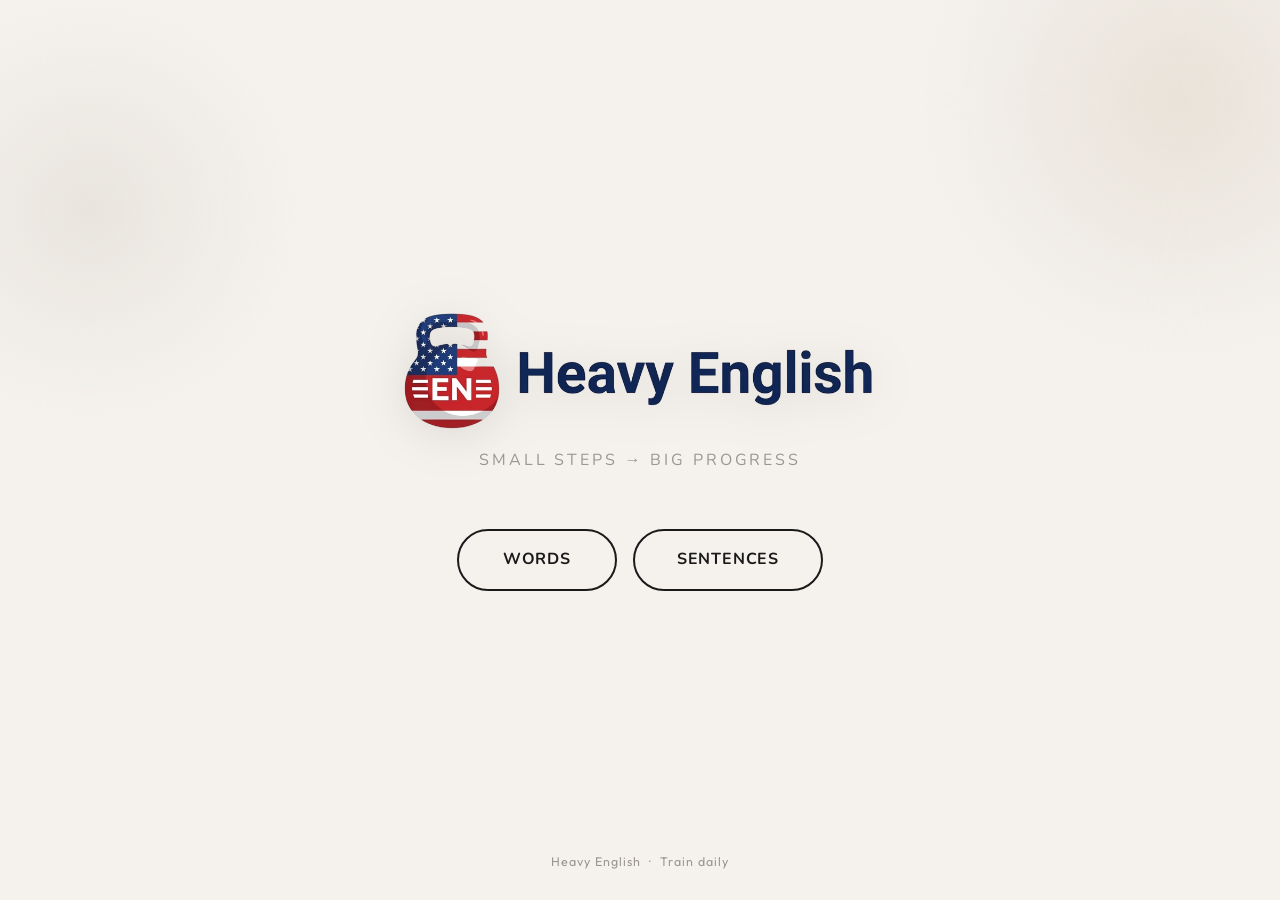
<file: index.html>
<!DOCTYPE html>
<!-- index.html — Головна сторінка Heavy English -->
<html lang="uk">
<head>
  <meta charset="UTF-8" />
  <meta name="viewport" content="width=device-width, initial-scale=1.0" />
  <title>Heavy English</title>
  <link rel="stylesheet" href="assets/css/main.css" />
  <link rel="stylesheet" href="assets/css/home.css" />
  <link rel="icon" type="image/png" href="assets/img/favicon.png">
  <link rel="apple-touch-icon" href="assets/img/web-app-manifest-192x192.png">
  <meta name="theme-color" content="#142233">
  <link rel="manifest" href="manifest.json">
</head>
<body class="home-page">

  <!-- ══ Центральний контент ══ -->
  <div class="home-inner">

    <!-- Логотип -->
    <div class="home-logo-wrap">
      <img
        src="assets/img/logo.png"
        alt="Heavy English"
        class="home-logo"
        draggable="false"
      />
    </div>

    <!-- Підпис -->
    <p class="home-tagline">Small steps → Big progress</p>

    <!-- Кнопки навігації -->
    <nav class="home-nav" aria-label="Main navigation">
      <a href="words.html" class="btn btn-words">
        Words
      </a>
      <a href="sentences.html" class="btn btn-sentences">
        Sentences
      </a>
    </nav>

  </div>

  <!-- Footer -->
  <footer class="home-footer">
    Heavy English &nbsp;·&nbsp; Train daily
  </footer>

</body>
</html>
</file>
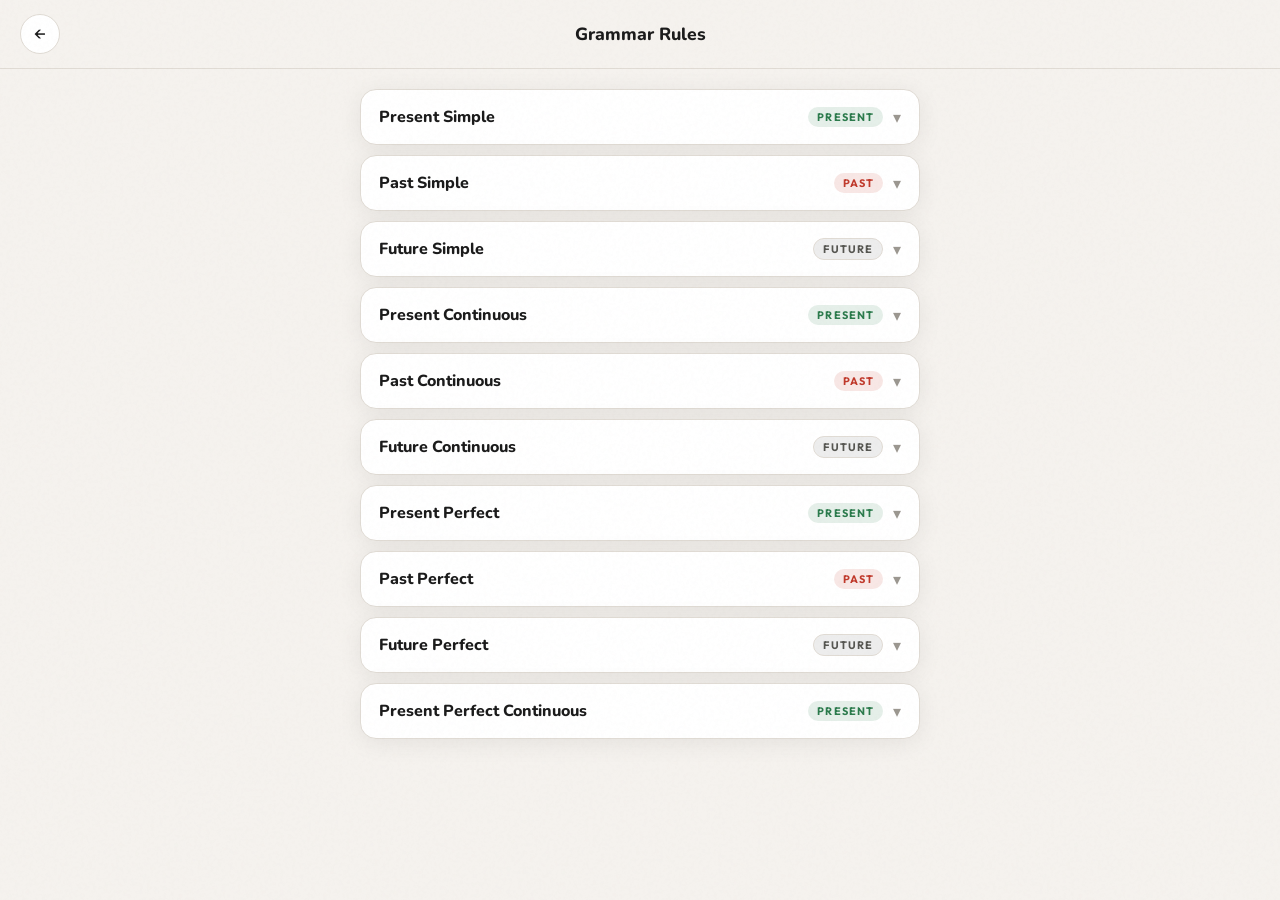
<file: grammar.html>
<!DOCTYPE html>
<!-- grammar.html — Граматичні правила — Heavy English -->
<html lang="uk">
<head>
  <meta charset="UTF-8" />
  <meta name="viewport" content="width=device-width, initial-scale=1.0" />
  <title>Grammar Rules — Heavy English</title>
  <link rel="stylesheet" href="assets/css/main.css" />
  <link rel="stylesheet" href="assets/css/grammar.css" />
  <link rel="icon" type="image/png" href="assets/img/favicon.png">
</head>
<body class="grammar-page">

  <!-- ══ HEADER ══ -->
  <header class="grammar-header">
    <a href="sentences.html" class="grammar-back-btn" aria-label="Назад">
      <span class="back-arrow">←</span>
    </a>
    <div class="grammar-header-title">Grammar Rules</div>
    <!-- Права частина — пуста, для балансу -->
    <div class="grammar-header-spacer"></div>
  </header>

  <!-- ══ КОНТЕНТ ══ -->
  <main class="grammar-main">

    <!-- PRESENT SIMPLE -->
    <div class="tense-card" id="tense-present-simple">
      <button class="tense-header" aria-expanded="false" data-target="present-simple-body">
        <span class="tense-title">Present Simple</span>
        <span class="tense-badge badge-present">Present</span>
        <span class="tense-chevron">▾</span>
      </button>
      <div class="tense-body" id="present-simple-body" hidden>

        <div class="tense-use">
          <span class="use-icon">📌</span>
          Регулярні дії, факти, звички, розкладу. Маркери: <em>always, often, usually, every day, never, sometimes</em>.
        </div>

        <div class="form-block form-aff">
          <div class="form-label">✓ Affirmative</div>
          <div class="form-formula">Subject + V1<span class="formula-note"> (he/she/it → V + s/es)</span></div>
          <div class="form-examples">
            <div class="ex">I <strong>work</strong> every day.</div>
            <div class="ex">She <strong>works</strong> in an office.</div>
            <div class="ex">They <strong>play</strong> football on Sundays.</div>
          </div>
          <div class="form-note">⚠️ he/she/it: adds <strong>-s</strong> (play→plays), <strong>-es</strong> (go→goes, watch→watches), або <strong>-ies</strong> (study→studies)</div>
        </div>

        <div class="form-block form-neg">
          <div class="form-label">✕ Negative</div>
          <div class="form-formula">Subject + <strong>do/does</strong> + not + V1</div>
          <div class="form-examples">
            <div class="ex">I <strong>do not</strong> work on weekends.</div>
            <div class="ex">She <strong>does not</strong> like coffee.</div>
          </div>
          <div class="form-note">⚠️ he/she/it → <strong>does not</strong> (doesn't). Основне дієслово без -s!</div>
        </div>

        <div class="form-block form-q">
          <div class="form-label">? Question</div>
          <div class="form-formula"><strong>Do/Does</strong> + subject + V1?</div>
          <div class="form-examples">
            <div class="ex"><strong>Do</strong> you speak English?</div>
            <div class="ex"><strong>Does</strong> he work here?</div>
          </div>
        </div>

      </div>
    </div>

    <!-- PAST SIMPLE -->
    <div class="tense-card" id="tense-past-simple">
      <button class="tense-header" aria-expanded="false" data-target="past-simple-body">
        <span class="tense-title">Past Simple</span>
        <span class="tense-badge badge-past">Past</span>
        <span class="tense-chevron">▾</span>
      </button>
      <div class="tense-body" id="past-simple-body" hidden>

        <div class="tense-use">
          <span class="use-icon">📌</span>
          Завершені дії в минулому. Маркери: <em>yesterday, last week, in 2020, ago, when</em>.
        </div>

        <div class="form-block form-aff">
          <div class="form-label">✓ Affirmative</div>
          <div class="form-formula">Subject + <strong>V2</strong> (past form)</div>
          <div class="form-examples">
            <div class="ex">I <strong>worked</strong> yesterday.</div>
            <div class="ex">She <strong>visited</strong> Paris last year.</div>
            <div class="ex">He <strong>went</strong> to school. (irregular)</div>
          </div>
          <div class="form-note">⚠️ Правильні: + <strong>-ed</strong>. Неправильні: окрема форма (go→went, see→saw, take→took)</div>
        </div>

        <div class="form-block form-neg">
          <div class="form-label">✕ Negative</div>
          <div class="form-formula">Subject + <strong>did not</strong> + V1</div>
          <div class="form-examples">
            <div class="ex">I <strong>did not</strong> work yesterday.</div>
            <div class="ex">She <strong>did not</strong> go to the party.</div>
          </div>
          <div class="form-note">⚠️ Після did/did not — завжди V1 (інфінітив без to)</div>
        </div>

        <div class="form-block form-q">
          <div class="form-label">? Question</div>
          <div class="form-formula"><strong>Did</strong> + subject + V1?</div>
          <div class="form-examples">
            <div class="ex"><strong>Did</strong> you call me?</div>
            <div class="ex"><strong>Did</strong> she finish the task?</div>
          </div>
        </div>

      </div>
    </div>

    <!-- FUTURE SIMPLE -->
    <div class="tense-card" id="tense-future-simple">
      <button class="tense-header" aria-expanded="false" data-target="future-simple-body">
        <span class="tense-title">Future Simple</span>
        <span class="tense-badge badge-future">Future</span>
        <span class="tense-chevron">▾</span>
      </button>
      <div class="tense-body" id="future-simple-body" hidden>

        <div class="tense-use">
          <span class="use-icon">📌</span>
          Спонтанні рішення, передбачення, обіцянки. Маркери: <em>tomorrow, next week, soon, I think</em>.
        </div>

        <div class="form-block form-aff">
          <div class="form-label">✓ Affirmative</div>
          <div class="form-formula">Subject + <strong>will</strong> + V1</div>
          <div class="form-examples">
            <div class="ex">I <strong>will</strong> call you tomorrow.</div>
            <div class="ex">She <strong>will</strong> help us.</div>
          </div>
        </div>

        <div class="form-block form-neg">
          <div class="form-label">✕ Negative</div>
          <div class="form-formula">Subject + <strong>will not</strong> + V1</div>
          <div class="form-examples">
            <div class="ex">I <strong>will not</strong> be late.</div>
            <div class="ex">They <strong>won't</strong> come tonight.</div>
          </div>
          <div class="form-note">⚠️ won't = will not (скорочення)</div>
        </div>

        <div class="form-block form-q">
          <div class="form-label">? Question</div>
          <div class="form-formula"><strong>Will</strong> + subject + V1?</div>
          <div class="form-examples">
            <div class="ex"><strong>Will</strong> you help me?</div>
            <div class="ex"><strong>Will</strong> it rain tomorrow?</div>
          </div>
        </div>

      </div>
    </div>

    <!-- PRESENT CONTINUOUS -->
    <div class="tense-card" id="tense-present-continuous">
      <button class="tense-header" aria-expanded="false" data-target="present-continuous-body">
        <span class="tense-title">Present Continuous</span>
        <span class="tense-badge badge-present">Present</span>
        <span class="tense-chevron">▾</span>
      </button>
      <div class="tense-body" id="present-continuous-body" hidden>

        <div class="tense-use">
          <span class="use-icon">📌</span>
          Дія відбувається зараз або тимчасово. Маркери: <em>now, right now, at the moment, currently, today, this week</em>.
        </div>

        <div class="form-block form-aff">
          <div class="form-label">✓ Affirmative</div>
          <div class="form-formula">Subject + <strong>am/is/are</strong> + V-ing</div>
          <div class="form-examples">
            <div class="ex">I <strong>am working</strong> right now.</div>
            <div class="ex">She <strong>is reading</strong> a book.</div>
            <div class="ex">They <strong>are playing</strong> football.</div>
          </div>
          <div class="form-note">⚠️ I → am · he/she/it → is · you/we/they → are</div>
        </div>

        <div class="form-block form-neg">
          <div class="form-label">✕ Negative</div>
          <div class="form-formula">Subject + <strong>am/is/are not</strong> + V-ing</div>
          <div class="form-examples">
            <div class="ex">I <strong>am not</strong> sleeping.</div>
            <div class="ex">He <strong>is not</strong> driving a car.</div>
          </div>
        </div>

        <div class="form-block form-q">
          <div class="form-label">? Question</div>
          <div class="form-formula"><strong>Am/Is/Are</strong> + subject + V-ing?</div>
          <div class="form-examples">
            <div class="ex"><strong>Are</strong> you listening to me?</div>
            <div class="ex"><strong>Is</strong> she cooking dinner?</div>
          </div>
        </div>

        <div class="form-note-standalone">
          ⚠️ Написання V-ing: відкритий склад з однією приголосною → подвоїти (run→running, sit→sitting). Кінцева -e → прибрати (make→making, come→coming).
        </div>

      </div>
    </div>

    <!-- PAST CONTINUOUS -->
    <div class="tense-card" id="tense-past-continuous">
      <button class="tense-header" aria-expanded="false" data-target="past-continuous-body">
        <span class="tense-title">Past Continuous</span>
        <span class="tense-badge badge-past">Past</span>
        <span class="tense-chevron">▾</span>
      </button>
      <div class="tense-body" id="past-continuous-body" hidden>

        <div class="tense-use">
          <span class="use-icon">📌</span>
          Дія тривала в конкретний момент у минулому або перервалась іншою. Маркери: <em>at 5 o'clock, when, while, at that moment</em>.
        </div>

        <div class="form-block form-aff">
          <div class="form-label">✓ Affirmative</div>
          <div class="form-formula">Subject + <strong>was/were</strong> + V-ing</div>
          <div class="form-examples">
            <div class="ex">I <strong>was sleeping</strong> at ten.</div>
            <div class="ex">We <strong>were waiting</strong> for you.</div>
          </div>
          <div class="form-note">⚠️ I/he/she/it → was · you/we/they → were</div>
        </div>

        <div class="form-block form-neg">
          <div class="form-label">✕ Negative</div>
          <div class="form-formula">Subject + <strong>was/were not</strong> + V-ing</div>
          <div class="form-examples">
            <div class="ex">He <strong>was not</strong> studying yesterday.</div>
            <div class="ex">They <strong>were not</strong> playing football.</div>
          </div>
        </div>

        <div class="form-block form-q">
          <div class="form-label">? Question</div>
          <div class="form-formula"><strong>Was/Were</strong> + subject + V-ing?</div>
          <div class="form-examples">
            <div class="ex"><strong>Were</strong> they playing football?</div>
            <div class="ex"><strong>Was</strong> it raining at noon?</div>
          </div>
        </div>

        <div class="form-note-standalone">
          💡 While + Past Continuous / when + Past Simple: <em>I was cooking <strong>when</strong> she called.</em>
        </div>

      </div>
    </div>

    <!-- FUTURE CONTINUOUS -->
    <div class="tense-card" id="tense-future-continuous">
      <button class="tense-header" aria-expanded="false" data-target="future-continuous-body">
        <span class="tense-title">Future Continuous</span>
        <span class="tense-badge badge-future">Future</span>
        <span class="tense-chevron">▾</span>
      </button>
      <div class="tense-body" id="future-continuous-body" hidden>

        <div class="tense-use">
          <span class="use-icon">📌</span>
          Дія буде тривати в певний момент у майбутньому. Маркери: <em>at this time tomorrow, at 5 pm, in an hour</em>.
        </div>

        <div class="form-block form-aff">
          <div class="form-label">✓ Affirmative</div>
          <div class="form-formula">Subject + <strong>will be</strong> + V-ing</div>
          <div class="form-examples">
            <div class="ex">I <strong>will be working</strong> at five.</div>
            <div class="ex">They <strong>will be flying</strong> home.</div>
          </div>
        </div>

        <div class="form-block form-neg">
          <div class="form-label">✕ Negative</div>
          <div class="form-formula">Subject + <strong>will not be</strong> + V-ing</div>
          <div class="form-examples">
            <div class="ex">We <strong>will not be</strong> driving.</div>
            <div class="ex">She <strong>won't be</strong> sleeping.</div>
          </div>
        </div>

        <div class="form-block form-q">
          <div class="form-label">? Question</div>
          <div class="form-formula"><strong>Will</strong> + subject + <strong>be</strong> + V-ing?</div>
          <div class="form-examples">
            <div class="ex"><strong>Will</strong> you <strong>be</strong> using this?</div>
            <div class="ex"><strong>Will</strong> he <strong>be</strong> waiting for us?</div>
          </div>
        </div>

      </div>
    </div>

    <!-- PRESENT PERFECT -->
    <div class="tense-card" id="tense-present-perfect">
      <button class="tense-header" aria-expanded="false" data-target="present-perfect-body">
        <span class="tense-title">Present Perfect</span>
        <span class="tense-badge badge-present">Present</span>
        <span class="tense-chevron">▾</span>
      </button>
      <div class="tense-body" id="present-perfect-body" hidden>

        <div class="tense-use">
          <span class="use-icon">📌</span>
          Досвід, результат у теперішньому, дія нещодавно завершилась. Маркери: <em>already, yet, just, ever, never, for, since, recently</em>.
        </div>

        <div class="form-block form-aff">
          <div class="form-label">✓ Affirmative</div>
          <div class="form-formula">Subject + <strong>have/has</strong> + V3</div>
          <div class="form-examples">
            <div class="ex">I <strong>have</strong> never <strong>been</strong> to Japan.</div>
            <div class="ex">She <strong>has already finished</strong> the report.</div>
          </div>
          <div class="form-note">⚠️ I/you/we/they → have · he/she/it → has. V3 = 3-тя форма (seen, finished, gone)</div>
        </div>

        <div class="form-block form-neg">
          <div class="form-label">✕ Negative</div>
          <div class="form-formula">Subject + <strong>have/has not</strong> + V3</div>
          <div class="form-examples">
            <div class="ex">We <strong>have not seen</strong> that film.</div>
            <div class="ex">He <strong>has not called</strong> me yet.</div>
          </div>
        </div>

        <div class="form-block form-q">
          <div class="form-label">? Question</div>
          <div class="form-formula"><strong>Have/Has</strong> + subject + V3?</div>
          <div class="form-examples">
            <div class="ex"><strong>Have</strong> you ever tried sushi?</div>
            <div class="ex"><strong>Has</strong> she passed the exam?</div>
          </div>
        </div>

        <div class="form-note-standalone">
          💡 already (стверджувальне) / yet (питальне/заперечне) / just (щойно) / ever (коли-небудь) / never (ніколи).
        </div>

      </div>
    </div>

    <!-- PAST PERFECT -->
    <div class="tense-card" id="tense-past-perfect">
      <button class="tense-header" aria-expanded="false" data-target="past-perfect-body">
        <span class="tense-title">Past Perfect</span>
        <span class="tense-badge badge-past">Past</span>
        <span class="tense-chevron">▾</span>
      </button>
      <div class="tense-body" id="past-perfect-body" hidden>

        <div class="tense-use">
          <span class="use-icon">📌</span>
          Дія завершилась до іншої дії в минулому. Маркери: <em>before, after, already, by the time, when (+ Past Simple)</em>.
        </div>

        <div class="form-block form-aff">
          <div class="form-label">✓ Affirmative</div>
          <div class="form-formula">Subject + <strong>had</strong> + V3</div>
          <div class="form-examples">
            <div class="ex">I <strong>had already eaten</strong> when you called.</div>
            <div class="ex">They <strong>had left</strong> before I arrived.</div>
          </div>
        </div>

        <div class="form-block form-neg">
          <div class="form-label">✕ Negative</div>
          <div class="form-formula">Subject + <strong>had not</strong> + V3</div>
          <div class="form-examples">
            <div class="ex">She <strong>had not slept</strong> for two days.</div>
          </div>
        </div>

        <div class="form-block form-q">
          <div class="form-label">? Question</div>
          <div class="form-formula"><strong>Had</strong> + subject + V3?</div>
          <div class="form-examples">
            <div class="ex"><strong>Had</strong> you ever visited Rome before?</div>
          </div>
        </div>

        <div class="form-note-standalone">
          💡 Послідовність: дія 1 (Past Perfect) → дія 2 (Past Simple). <em>She had finished her work <strong>before</strong> he arrived.</em>
        </div>

      </div>
    </div>

    <!-- FUTURE PERFECT -->
    <div class="tense-card" id="tense-future-perfect">
      <button class="tense-header" aria-expanded="false" data-target="future-perfect-body">
        <span class="tense-title">Future Perfect</span>
        <span class="tense-badge badge-future">Future</span>
        <span class="tense-chevron">▾</span>
      </button>
      <div class="tense-body" id="future-perfect-body" hidden>

        <div class="tense-use">
          <span class="use-icon">📌</span>
          Дія завершиться до певного моменту в майбутньому. Маркери: <em>by tomorrow, by the time, by next year</em>.
        </div>

        <div class="form-block form-aff">
          <div class="form-label">✓ Affirmative</div>
          <div class="form-formula">Subject + <strong>will have</strong> + V3</div>
          <div class="form-examples">
            <div class="ex">I <strong>will have finished</strong> by 5 pm.</div>
            <div class="ex">She <strong>will have left</strong> by the time you arrive.</div>
          </div>
        </div>

        <div class="form-block form-neg">
          <div class="form-label">✕ Negative</div>
          <div class="form-formula">Subject + <strong>will not have</strong> + V3</div>
          <div class="form-examples">
            <div class="ex">We <strong>will not have</strong> arrived by then.</div>
          </div>
        </div>

        <div class="form-block form-q">
          <div class="form-label">? Question</div>
          <div class="form-formula"><strong>Will</strong> + subject + <strong>have</strong> + V3?</div>
          <div class="form-examples">
            <div class="ex"><strong>Will</strong> you <strong>have</strong> finished by noon?</div>
          </div>
        </div>

      </div>
    </div>

    <!-- PRESENT PERFECT CONTINUOUS -->
    <div class="tense-card" id="tense-present-perfect-continuous">
      <button class="tense-header" aria-expanded="false" data-target="present-perfect-continuous-body">
        <span class="tense-title">Present Perfect Continuous</span>
        <span class="tense-badge badge-present">Present</span>
        <span class="tense-chevron">▾</span>
      </button>
      <div class="tense-body" id="present-perfect-continuous-body" hidden>

        <div class="tense-use">
          <span class="use-icon">📌</span>
          Дія почалась у минулому, триває й досі або щойно завершилась (і є видимий результат). Маркери: <em>for, since, how long, all day, lately, recently</em>.
        </div>

        <div class="form-block form-aff">
          <div class="form-label">✓ Affirmative</div>
          <div class="form-formula">Subject + <strong>have/has been</strong> + V-ing</div>
          <div class="form-examples">
            <div class="ex">She <strong>has been learning</strong> English for two years.</div>
            <div class="ex">I <strong>have been waiting</strong> here for an hour.</div>
          </div>
        </div>

        <div class="form-block form-neg">
          <div class="form-label">✕ Negative</div>
          <div class="form-formula">Subject + <strong>have/has not been</strong> + V-ing</div>
          <div class="form-examples">
            <div class="ex">He <strong>has not been sleeping</strong> well lately.</div>
          </div>
        </div>

        <div class="form-block form-q">
          <div class="form-label">? Question</div>
          <div class="form-formula"><strong>Have/Has</strong> + subject + <strong>been</strong> + V-ing?</div>
          <div class="form-examples">
            <div class="ex"><strong>Have</strong> you <strong>been</strong> waiting long?</div>
            <div class="ex"><strong>Has</strong> she <strong>been</strong> working here since June?</div>
          </div>
        </div>

        <div class="form-note-standalone">
          💡 for + тривалість (for 2 hours), since + початок (since Monday). Акцент на тривалості процесу, а не на результаті.
        </div>

      </div>
    </div>

  </main>

  <script src="assets/js/grammar.js"></script>
</body>
</html>
</file>
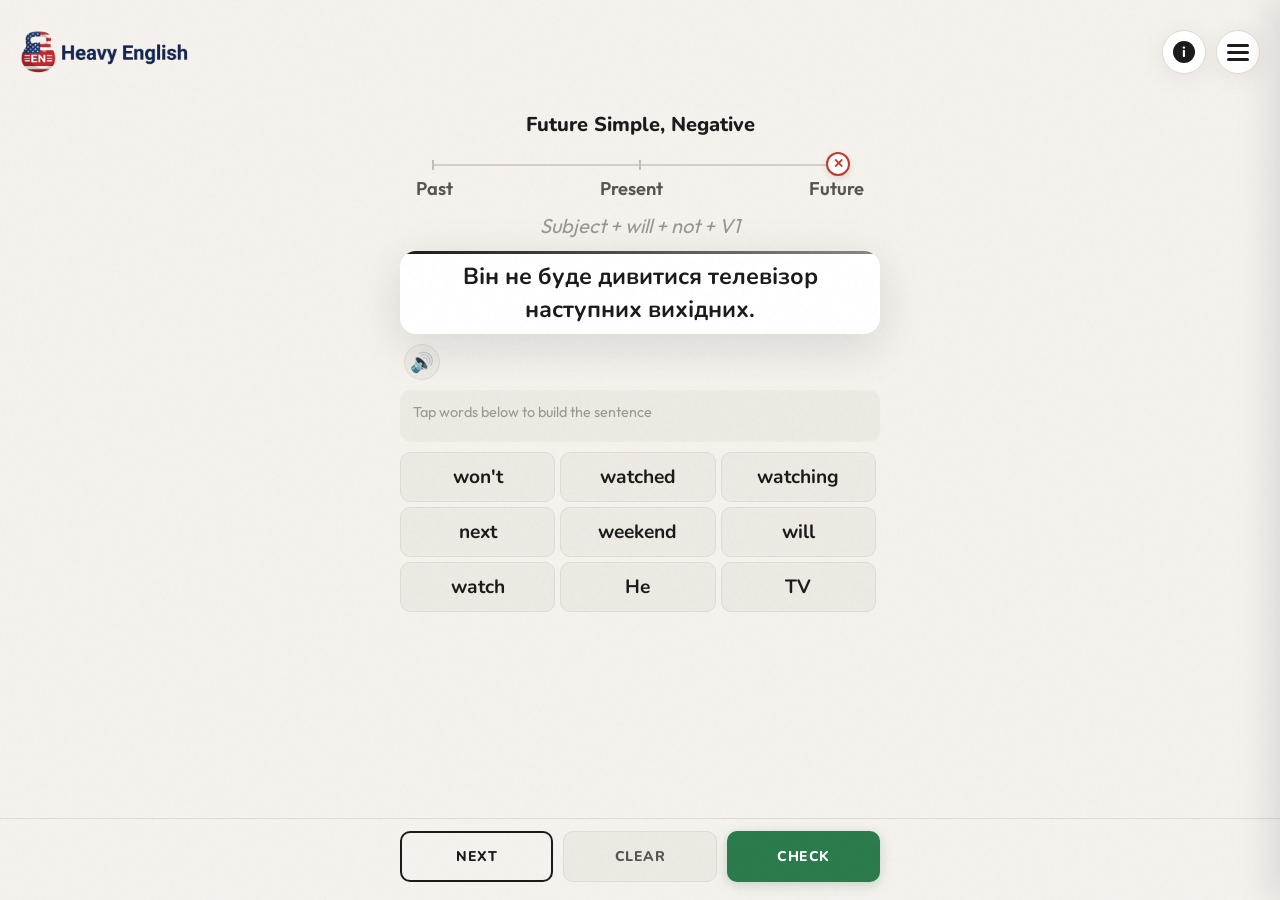
<file: sentences.html>
<!DOCTYPE html>
<!-- sentences.html — Sentence trainer — Heavy English -->
<html lang="uk">
<head>
  <meta charset="UTF-8" />
  <meta name="viewport" content="width=device-width, initial-scale=1.0" />
  <title>Sentences — Heavy English</title>
  <link rel="stylesheet" href="assets/css/main.css" />
  <link rel="stylesheet" href="assets/css/sentences.css" />
  <link rel="icon" type="image/png" href="assets/img/favicon.png">
</head>
<body class="sentences-page">

  <!-- ══ HEADER ══ -->
  <header class="sentences-header">
    <a href="index.html" class="logo-link" aria-label="На головну">
      <img src="assets/img/logo.png" alt="Heavy English" class="logo-small" draggable="false"/>
    </a>
    <div class="header-actions">
      <a class="header-icon-btn"
        href="grammar.html"
        aria-label="Граматичні правила"
        title="Grammar Rules">
        <span class="info-icon">i</span>
      </a>
      <button class="header-icon-btn menu-btn" id="menu-btn" type="button"
        aria-label="Меню" aria-expanded="false" aria-controls="settings-drawer">
        <span class="menu-lines" aria-hidden="true">
          <span></span><span></span><span></span>
        </span>
      </button>
    </div>
  </header>

  <!-- ══ DRAWER OVERLAY ══ -->
  <div class="drawer-overlay" id="drawer-overlay" hidden></div>

  <!-- ══ SETTINGS DRAWER ══ -->
  <aside class="settings-drawer" id="settings-drawer" aria-label="Налаштування">
    <div class="drawer-header">
      <div>
        <div class="drawer-kicker">Sentence Generator</div>
        <h2 class="drawer-title">Menu</h2>
      </div>
      <button class="drawer-close" id="drawer-close" type="button" aria-label="Закрити">×</button>
    </div>

    <div class="drawer-content">

      <!-- 1. LEVEL — перший блок, за замовч. B -->
      <section class="filter-block" data-filter-group="level">
        <div class="filter-block-title">Рівень</div>
        <div class="filter-options">
          <label class="option-chip"><input type="checkbox" value="all"/><span>All</span></label>
          <label class="option-chip"><input type="checkbox" value="A"/><span>A</span></label>
          <label class="option-chip"><input type="checkbox" value="B" checked/><span>B</span></label>
          <label class="option-chip"><input type="checkbox" value="C"/><span>C</span></label>
        </div>
      </section>

      <!-- 2. GROUPS switch — одразу під Level -->
      <section class="filter-block filter-block-switch">
        <div class="filter-row">
          <div>
            <div class="filter-block-title">Режим груп</div>
            <div class="filter-note">Показувати споріднені речення підряд</div>
          </div>
          <label class="switch-control" for="toggle-groups">
            <input type="checkbox" id="toggle-groups" checked/>
            <span class="switch-track"></span>
          </label>
        </div>
      </section>

      <!-- 3. TIME -->
      <section class="filter-block" data-filter-group="time">
        <div class="filter-block-title">Час</div>
        <div class="filter-options">
          <label class="option-chip"><input type="checkbox" value="all" checked/><span>All</span></label>
          <label class="option-chip"><input type="checkbox" value="present" checked/><span>Present</span></label>
          <label class="option-chip"><input type="checkbox" value="past" checked/><span>Past</span></label>
          <label class="option-chip"><input type="checkbox" value="future" checked/><span>Future</span></label>
        </div>
      </section>

      <!-- 4. TYPE -->
      <section class="filter-block" data-filter-group="type">
        <div class="filter-block-title">Тип</div>
        <div class="filter-options">
          <label class="option-chip"><input type="checkbox" value="all"/><span>All</span></label>
          <label class="option-chip"><input type="checkbox" value="simple" checked/><span>Simple</span></label>
          <label class="option-chip"><input type="checkbox" value="continuous" checked/><span>Continuous</span></label>
          <label class="option-chip"><input type="checkbox" value="perfect"/><span>Perfect</span></label>
          <label class="option-chip"><input type="checkbox" value="perfect-continuous"/><span>Perfect Cont.</span></label>
        </div>
      </section>

      <!-- 5. FORM -->
      <section class="filter-block" data-filter-group="form">
        <div class="filter-block-title">Форма</div>
        <div class="filter-options">
          <label class="option-chip"><input type="checkbox" value="all" checked/><span>All</span></label>
          <label class="option-chip"><input type="checkbox" value="affirmative" checked/><span>Affirmative</span></label>
          <label class="option-chip"><input type="checkbox" value="negative" checked/><span>Negative</span></label>
          <label class="option-chip"><input type="checkbox" value="question" checked/><span>Question</span></label>
        </div>
      </section>

      <!-- 6. CATEGORY — динамічно з JSON, контейнер порожній -->
      <section class="filter-block" data-filter-group="category">
        <div class="filter-block-title">Категорія</div>
        <div class="filter-options" id="category-options">
          <!-- populated by sentences.js after JSON load -->
        </div>
      </section>

      <!-- 7. Switches (без змін відносно doc 18) -->
      <section class="filter-block filter-block-switch">
        <div class="filter-row">
          <div>
            <div class="filter-block-title">Показувати правило</div>
            <div class="filter-note">Формула речення</div>
          </div>
          <label class="switch-control" for="toggle-rule">
            <input type="checkbox" id="toggle-rule" checked/>
            <span class="switch-track"></span>
          </label>
        </div>
      </section>

      <section class="filter-block filter-block-switch">
        <div class="filter-row">
          <div>
            <div class="filter-block-title">Тип речення</div>
            <div class="filter-note">Present Simple, Affirmative</div>
          </div>
          <label class="switch-control" for="toggle-sentence-type">
            <input type="checkbox" id="toggle-sentence-type" checked/>
            <span class="switch-track"></span>
          </label>
        </div>
      </section>

      <section class="filter-block filter-block-switch">
        <div class="filter-row">
          <div>
            <div class="filter-block-title">Шкала часу</div>
            <div class="filter-note">Past / Present / Future</div>
          </div>
          <label class="switch-control" for="toggle-scale">
            <input type="checkbox" id="toggle-scale" checked/>
            <span class="switch-track"></span>
          </label>
        </div>
      </section>

      <!-- Авто-озвучення після правильної відповіді -->
      <section class="filter-block filter-block-switch">
        <div class="filter-row">
          <div>
            <div class="filter-block-title">Авто-озвучення</div>
            <div class="filter-note">Прочитати речення після вірної відповіді</div>
          </div>
          <label class="switch-control" for="toggle-autospeak">
            <input type="checkbox" id="toggle-autospeak" checked />
            <span class="switch-track"></span>
          </label>
        </div>
      </section>

      <!--
      <section class="filter-block" data-filter-group="mode">
        <div class="filter-block-title">Режим</div>
        <div class="filter-options">
          <label class="option-chip"><input type="checkbox" value="all" checked/><span>All</span></label>
          <label class="option-chip"><input type="checkbox" value="easy" checked/><span>Easy</span></label>
          <label class="option-chip"><input type="checkbox" value="easy-plus" checked/><span>Easy+</span></label>
        </div>
      </section>
      -->

    </div>
  </aside>

  <!-- ══ MAIN ══ -->
  <main class="sentences-main">
    <div class="sentences-layout" id="sentence-card">

      <!-- Тип речення -->
      <div class="sent-type-wrap" id="sentence-type-block">
        <span class="sent-type-text" id="sentence-type-text">Present Simple, Affirmative</span>
      </div>

      <!-- Шкала часу -->
      <div class="sent-scale-wrap" id="tense-scale-block">
        <!--
        <div class="tense-legend">
          <span class="legend-item">
            <span class="legend-icon legend-icon-check">✓</span><span>Affirmative</span>
          </span>
          <span class="legend-item">
            <span class="legend-icon legend-icon-cross">✕</span><span>Negative</span>
          </span>
          <span class="legend-item">
            <span class="legend-icon legend-icon-question">?</span><span>Question</span>
          </span>
        </div>
        -->
        <div class="tense-scale" id="tense-scale">
          <div class="tense-scale-track"></div>
          <div class="tense-scale-points"><span></span></div>
          <div class="tense-scale-indicator tense-form-affirmative" id="tense-scale-indicator">✓</div>
        </div>
        <div class="tense-scale-labels">
          <span>Past</span>
          <span>Present</span>
          <span>Future</span>
        </div>
      </div>

      <!-- Правило -->
      <div class="sent-rule-wrap" id="rule-block">
        <p class="sent-rule-text" id="rule-text">Subject + V1</p>
      </div>

      <!-- Картка з реченням UA -->
      <div class="sent-card">
        <p class="sent-ua-text" id="ua-sentence-text">Loading…</p>
      </div>

      <!-- Гучномовець + фідбек -->
      <div class="sent-speaker-row">
        <button class="speak-btn" id="speak-btn" title="Listen to sentence" aria-label="Прослухати речення">
          🔊
        </button>
        <span class="sent-feedback" id="sent-feedback"></span>
      </div>

      <!-- Зібране речення -->
      <div class="answer-preview" id="answer-preview" aria-live="polite">
        <span class="answer-placeholder">Tap words below to build the sentence</span>
      </div>

      <!-- Банк слів (scrollable) -->
      <div class="word-bank-scroll">
        <div class="word-bank" id="word-bank"></div>
      </div>

    </div>
  </main>

  <!-- ══ КНОПКИ (fixed bottom, обмежені max-width) ══ -->
  <div class="sentence-actions">
    <div class="sentence-actions-inner">
      <button class="btn btn-action-next"  id="btn-next"  type="button">Next</button>
      <button class="btn btn-action-clear" id="btn-clear" type="button">Clear</button>
      <button class="btn btn-action-check" id="btn-check" type="button">Check</button>
    </div>
  </div>

  <script src="assets/js/sentences.js"></script>
</body>
</html>
</file>
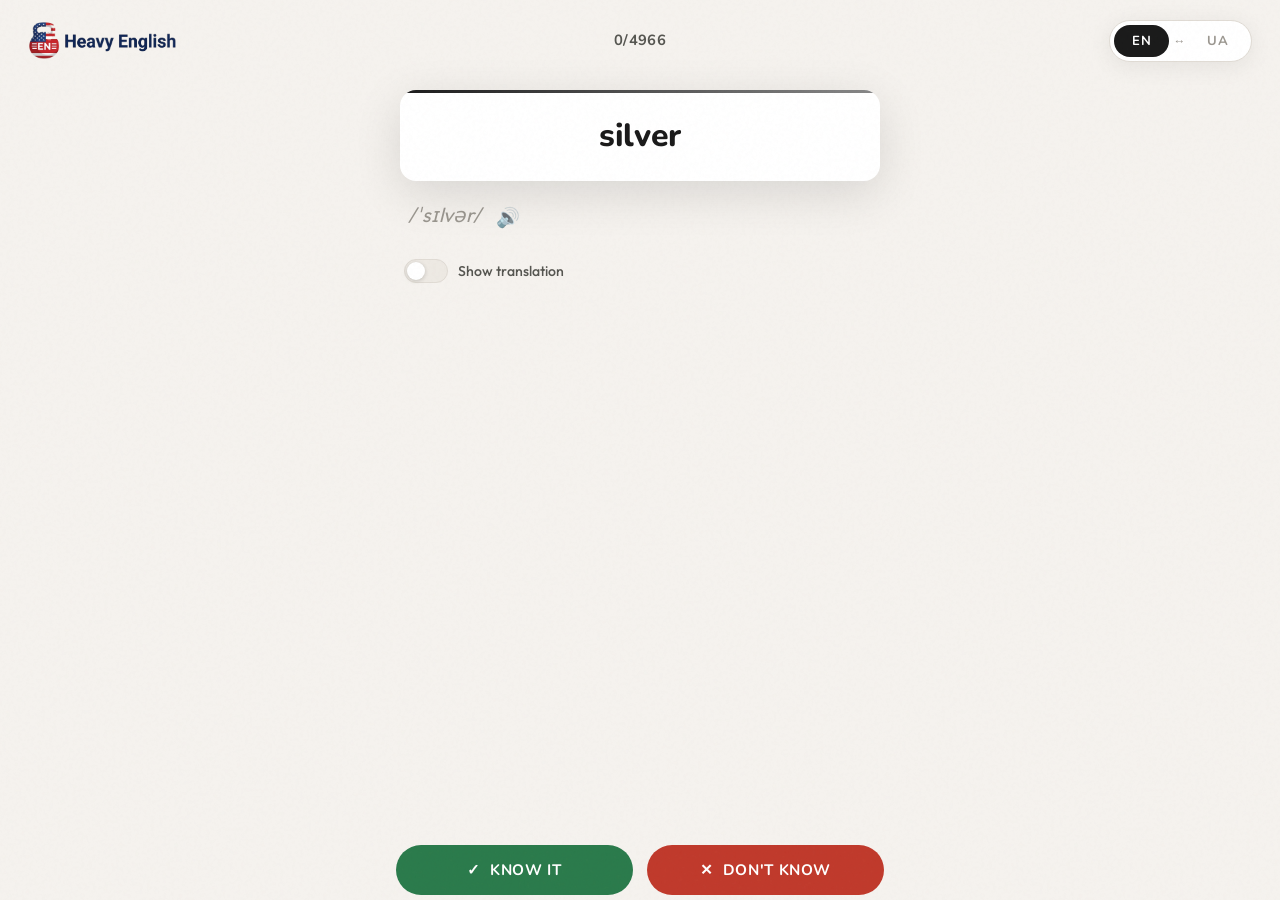
<file: words.html>
<!DOCTYPE html>
<!-- words.html — Сторінка слів Heavy English -->
<html lang="uk">
<head>
  <meta charset="UTF-8" />
  <meta name="viewport" content="width=device-width, initial-scale=1.0" />
  <title>Words — Heavy English</title>
  <link rel="stylesheet" href="assets/css/main.css" />
  <link rel="stylesheet" href="assets/css/words.css" />
  <link rel="icon" type="image/png" href="assets/img/favicon.png">
</head>
<body class="words-page">

  <!-- ══ HEADER ══ -->
  <header class="words-header">

    <!-- Логотип → повернення на головну -->
    <a href="index.html" class="logo-link" aria-label="На головну">
      <img
        src="assets/img/logo.png"
        alt="Heavy English"
        class="logo-small"
        draggable="false"
      />
    </a>

    <!-- Лічильник прогресу (десктоп: між лого і мовою; мобільний: другий рядок) -->
    <div class="header-progress" id="header-progress" aria-label="Progress counter">
      <span class="session-score" id="session-score" aria-label="Session score"></span>
      <span class="known-ratio" id="known-ratio">0/0</span>
    </div>

    <!-- Перемикач мови EN ↔ UA -->
    <div class="lang-toggle" role="group" aria-label="Language mode">
      <button class="lang-btn active" id="btn-en" aria-pressed="true">EN</button>
      <span class="lang-arrow" aria-hidden="true">↔</span>
      <button class="lang-btn" id="btn-ua" aria-pressed="false">UA</button>
    </div>

  </header>

  <!-- ══ ПРОГРЕС (лише лінія, без тексту) ══ -->
  <div class="progress-bar-wrap" aria-label="Progress">
    <div class="progress-bar" role="progressbar" aria-valuenow="5" aria-valuemin="0" aria-valuemax="100">
      <div class="progress-fill" id="progress-fill"></div>
    </div>
  </div>

  <!-- ══ ОСНОВНИЙ КОНТЕНТ ══ -->
  <main class="card-wrap">
    <div class="words-layout" id="word-card">

      <!-- ─── Режим EN ─── -->
      <div id="en-mode">

        <!-- Картка тільки зі словом -->
        <div class="word-card">
          <div class="word-main" id="word-en">Take</div>
        </div>

        <!-- Транскрипція — поза карткою, видно одразу -->
        <div class="word-transcription-wrap">
          <div class="word-transcription" id="word-transcription">/teɪk/</div>
          <button id="speak-btn" class="speak-btn" aria-label="Play pronunciation">
            🔊
          </button>
        </div>

        <!-- Тоггл -->
        <div class="show-toggle-wrap">
          <label class="show-toggle" for="toggle-en" aria-label="Show translation and examples">
            <input type="checkbox" id="toggle-en" />
            <span class="toggle-track"></span>
            Show translation
          </label>
        </div>

        <div class="word-forms-block" id="word-forms-block">
          <div class="word-forms-label">Forms</div>
          <div class="word-forms-inline" id="word-forms-inline">
            <span id="form-past"></span>
            <span id="form-pp"></span>
          </div>
        </div>

        <!-- Переклад (прихований) -->
        <div class="word-translation-block" id="en-translation-block">
          <div class="word-translation-label">Translation</div>
          <div class="word-translation-text" id="word-ua">Брати</div>
        </div>

        <!-- Приклади (прихований) -->
        <div class="word-examples-block" id="en-examples-block">
          <div class="word-examples-label">Examples</div>
          <div class="example-item"><strong>Take</strong> your time.</div>
          <div class="example-item">I <strong>take</strong> the bus.</div>
        </div>

      </div>

      <!-- ─── Режим UA ─── -->
      <div id="ua-mode" style="display:none;">

        <!-- Картка тільки зі словом -->
        <div class="word-card">
          <div class="word-main" id="word-ua-main">Ефемерний</div>
        </div>

        <!-- Тоггл -->
        <div class="show-toggle-wrap">
          <label class="show-toggle" for="toggle-ua" aria-label="Show answer">
            <input type="checkbox" id="toggle-ua" />
            <span class="toggle-track"></span>
            Show translation
          </label>
        </div>

        <!-- Переклад + Транскрипція (приховані) -->
        <div class="word-translation-block" id="ua-translation-block">
          <div class="word-translation-label">English</div>
          <div class="word-translation-text">take</div>

          <div class="word-transcription-wrap">
            <div class="word-transcription">/teɪk/</div>
            <button id="speak-btn-ua" class="speak-btn" aria-label="Play pronunciation">
              🔊
            </button>
          </div>
        </div>

        <!-- Приклади (приховані) -->
        <div class="word-examples-block" id="ua-examples-block">
          <div class="word-examples-label">Examples</div>
          <div class="example-item">Take your  <strong>take</strong></div>
          <div class="example-item">I <strong>take</strong> the bus.</div>
        </div>

      </div>

    </div>
  </main>

  <!-- ══ КНОПКИ ДІЙ (Know зліва) ══ -->
  <div class="action-bar">
    <button class="btn btn-success" id="btn-know" aria-label="I know this word">
      ✓ &nbsp;Know it
    </button>
    <button class="btn btn-danger" id="btn-dont-know" aria-label="I don't know this word">
      ✕ &nbsp;Don't know
    </button>
  </div>

  <script src="assets/js/words.js"></script>
</body>
</html>
</file>
<file: assets/css/main.css>
/* =========================================
   assets/css/main.css
   Глобальні стилі, змінні, reset, шрифти
   ========================================= */

@import url('https://fonts.googleapis.com/css2?family=Nunito:wght@400;500;600;700;800&family=Outfit:wght@300;400;500;600&display=swap');

/* ── CSS Змінні ── */
:root {
  --bg:           #F5F2EE;
  --bg-card:      #FFFFFF;
  --bg-soft:      #EDE9E3;

  --text-primary:   #1A1A1A;
  --text-secondary: #555550;
  --text-muted:     #9B9790;

  --accent:       #2D2D2D;
  --accent-hover: #000000;

  --success:      #2A7A4B;
  --danger:       #C0392B;

  --border:       #E0DBD4;
  --shadow:       0 4px 24px rgba(0,0,0,0.07);
  --shadow-lg:    0 12px 48px rgba(0,0,0,0.12);

  --radius:       16px;
  --radius-sm:    10px;
  --radius-pill:  100px;

  --font-display: 'Nunito', sans-serif;
  --font-body:    'Outfit', sans-serif;

  --transition:   0.22s cubic-bezier(0.4, 0, 0.2, 1);
}

/* ── Reset ── */
*, *::before, *::after {
  box-sizing: border-box;
  margin: 0;
  padding: 0;
}

html {
  font-size: 16px;
  -webkit-font-smoothing: antialiased;
  -moz-osx-font-smoothing: grayscale;
}

body {
  font-family: var(--font-body);
  background-color: var(--bg);
  color: var(--text-primary);
  min-height: 100vh;
  line-height: 1.6;
}

img {
  max-width: 100%;
  display: block;
}

a {
  text-decoration: none;
  color: inherit;
}

button {
  font-family: var(--font-body);
  cursor: pointer;
  border: none;
  outline: none;
  background: none;
}

/* ── Утиліти ── */
.visually-hidden {
  position: absolute;
  width: 1px;
  height: 1px;
  overflow: hidden;
  clip: rect(0 0 0 0);
}

/* ── Кнопки (спільні) ── */
.btn {
  display: inline-flex;
  align-items: center;
  justify-content: center;
  gap: 8px;
  font-family: var(--font-body);
  font-weight: 600;
  font-size: 1rem;
  border-radius: var(--radius-pill);
  padding: 14px 36px;
  transition: background var(--transition), color var(--transition),
              transform var(--transition), box-shadow var(--transition);
  letter-spacing: 0.02em;
}

.btn:active {
  transform: scale(0.97);
}

.btn-primary {
  background: var(--accent);
  color: #fff;
  box-shadow: 0 2px 12px rgba(0,0,0,0.14);
}

.btn-primary:hover {
  background: var(--accent-hover);
  box-shadow: 0 4px 20px rgba(0,0,0,0.22);
}

.btn-outline {
  background: transparent;
  color: var(--accent);
  border: 2px solid var(--accent);
}

.btn-outline:hover {
  background: var(--accent);
  color: #fff;
}

.btn-success {
  background: var(--success);
  color: #fff;
}

.btn-success:hover {
  background: #235f3c;
  box-shadow: 0 4px 16px rgba(42,122,75,0.3);
}

.btn-danger {
  background: var(--danger);
  color: #fff;
}

.btn-danger:hover {
  background: #a93226;
  box-shadow: 0 4px 16px rgba(192,57,43,0.3);
}

/* ── Grain texture overlay ── */
body::before {
  content: '';
  position: fixed;
  inset: 0;
  background-image: url("data:image/svg+xml,%3Csvg viewBox='0 0 256 256' xmlns='http://www.w3.org/2000/svg'%3E%3Cfilter id='noise'%3E%3CfeTurbulence type='fractalNoise' baseFrequency='0.9' numOctaves='4' stitchTiles='stitch'/%3E%3C/filter%3E%3Crect width='100%25' height='100%25' filter='url(%23noise)' opacity='0.04'/%3E%3C/svg%3E");
  pointer-events: none;
  z-index: 9999;
  opacity: 0.5;
}
</file>
<file: assets/css/home.css>
/* =========================================
   assets/css/home.css
   Стилі головної сторінки (index.html)
   ========================================= */

.home-page {
  min-height: 100vh;
  display: flex;
  flex-direction: column;
  align-items: center;
  justify-content: center;
  padding: 40px 24px;
  position: relative;
  overflow: hidden;
}

/* ── Декоративні кола фону ── */
.home-page::after {
  content: '';
  position: fixed;
  top: -160px;
  right: -160px;
  width: 520px;
  height: 520px;
  background: radial-gradient(circle, #e8e2d8 0%, transparent 70%);
  pointer-events: none;
  z-index: 0;
}

.home-page::before {
  content: '';
  position: fixed;
  bottom: -120px;
  left: -120px;
  width: 420px;
  height: 420px;
  background: radial-gradient(circle, #ddd8ce 0%, transparent 70%);
  pointer-events: none;
  z-index: 0;
}

/* ── Центральний контейнер ── */
.home-inner {
  position: relative;
  z-index: 1;
  display: flex;
  flex-direction: column;
  align-items: center;
  gap: 0;
  animation: fadeUp 0.7s cubic-bezier(0.4, 0, 0.2, 1) both;
}

/* ── Логотип ── */
.home-logo-wrap {
  margin-bottom: 48px;
}

.home-logo {
  width: clamp(280px, 52vw, 480px);
  height: auto;
  object-fit: contain;
  filter: drop-shadow(0 6px 24px rgba(0,0,0,0.1));
  transition: transform 0.3s ease;
}

.home-logo:hover {
  transform: scale(1.03);
}

/* ── Підпис під лого (якщо потрібен) ── */
.home-tagline {
  font-family: var(--font-display);
  font-size: clamp(0.85rem, 2vw, 1rem);
  font-weight: 400;
  color: var(--text-muted);
  letter-spacing: 0.18em;
  text-transform: uppercase;
  margin-top: -36px;
  margin-bottom: 56px;
}

/* ── Кнопки навігації ── */
.home-nav {
  display: flex;
  flex-direction: row;
  gap: 16px;
  flex-wrap: wrap;
  justify-content: center;
}

.home-nav .btn {
  min-width: 160px;
  font-family: var(--font-display);
  font-size: 1rem;
  font-weight: 700;
  letter-spacing: 0.05em;
  padding: 16px 42px;
  text-transform: uppercase;
}

.home-nav .btn-words {
  background: transparent;
  color: var(--text-primary);
  border: 2px solid var(--text-primary);
}

.home-nav .btn-words:hover {
  background: var(--text-primary);
  color: #fff;
}

.home-nav .btn-sentences {
  background: transparent;
  color: var(--text-primary);
  border: 2px solid var(--text-primary);
}

.home-nav .btn-sentences:hover {
  background: var(--text-primary);
  color: #fff;
}

/* ── Footer підказка ── */
.home-footer {
  position: fixed;
  bottom: 28px;
  left: 0;
  right: 0;
  text-align: center;
  font-size: 0.78rem;
  color: var(--text-muted);
  letter-spacing: 0.08em;
  font-weight: 400;
}

/* ── Анімація ── */
@keyframes fadeUp {
  from {
    opacity: 0;
    transform: translateY(28px);
  }
  to {
    opacity: 1;
    transform: translateY(0);
  }
}

/* ── Адаптив ── */
@media (max-width: 480px) {
  .home-nav {
    flex-direction: column;
    width: 100%;
  }

  .home-nav .btn {
    width: 100%;
    min-width: unset;
  }
}
</file>
<file: assets/css/grammar.css>
/* =========================================
   assets/css/grammar.css  —  Heavy English
   ========================================= */

/* ════════════════════════════════════  PAGE  */
.grammar-page {
  min-height: 100vh;
  display: flex;
  flex-direction: column;
  background: var(--bg);
}

/* ════════════════════════════════════  HEADER  */
.grammar-header {
  position: sticky;
  top: 0;
  z-index: 40;
  display: flex;
  align-items: center;
  justify-content: space-between;
  padding: 14px 20px;
  background: var(--bg);
  border-bottom: 1px solid var(--border);
  gap: 12px;
}

.grammar-back-btn {
  display: inline-flex;
  align-items: center;
  justify-content: center;
  width: 40px;
  height: 40px;
  border-radius: 50%;
  background: var(--bg-card);
  border: 1.5px solid var(--border);
  text-decoration: none;
  color: var(--text-primary);
  font-size: 1.1rem;
  transition: background var(--transition), transform var(--transition);
  flex-shrink: 0;
}
.grammar-back-btn:hover  { background: var(--bg-soft); transform: translateX(-2px); }
.grammar-back-btn:active { transform: scale(0.95); }

.back-arrow { line-height: 1; }

.grammar-header-title {
  font-family: var(--font-display);
  font-size: 1.1rem;
  font-weight: 800;
  color: var(--text-primary);
  text-align: center;
  flex: 1;
}

.grammar-header-spacer {
  width: 40px;
  flex-shrink: 0;
}

/* ════════════════════════════════════  MAIN  */
.grammar-main {
  flex: 1;
  max-width: 600px;
  width: 100%;
  margin: 0 auto;
  padding: 20px 20px 48px;
  display: flex;
  flex-direction: column;
  gap: 10px;
}

/* ════════════════════════════════════  TENSE CARD  */
.tense-card {
  background: var(--bg-card);
  border-radius: var(--radius);
  border: 1px solid var(--border);
  overflow: hidden;
  box-shadow: var(--shadow);
  transition: box-shadow var(--transition);
}
.tense-card:has(.tense-header[aria-expanded="true"]) {
  box-shadow: var(--shadow-lg);
}

/* ── Header button ── */
.tense-header {
  display: flex;
  align-items: center;
  gap: 10px;
  width: 100%;
  padding: 16px 18px;
  background: none;
  border: none;
  cursor: pointer;
  text-align: left;
  transition: background var(--transition);
}
.tense-header:hover { background: var(--bg-soft); }

.tense-title {
  font-family: var(--font-display);
  font-size: 1rem;
  font-weight: 800;
  color: var(--text-primary);
  flex: 1;
}

.tense-badge {
  font-size: 0.68rem;
  font-weight: 700;
  letter-spacing: 0.1em;
  text-transform: uppercase;
  padding: 3px 9px;
  border-radius: 999px;
}
.badge-present { background: rgba(42,122,75,0.12); color: var(--success); }
.badge-past    { background: rgba(192,57,43,0.12); color: var(--danger); }
.badge-future  { background: rgba(26,26,26,0.08);  color: var(--text-secondary); border: 1px solid var(--border); }

.tense-chevron {
  font-size: 1rem;
  color: var(--text-muted);
  transition: transform 0.25s ease;
  flex-shrink: 0;
}
.tense-header[aria-expanded="true"] .tense-chevron {
  transform: rotate(180deg);
}

/* ── Body ── */
.tense-body {
  padding: 0 18px 18px;
  display: flex;
  flex-direction: column;
  gap: 12px;
  animation: fadeIn 0.25s ease both;
}
.tense-body[hidden] { display: none; }

@keyframes fadeIn {
  from { opacity: 0; transform: translateY(-6px); }
  to   { opacity: 1; transform: translateY(0); }
}

/* ── Use block ── */
.tense-use {
  font-size: 0.88rem;
  color: var(--text-secondary);
  line-height: 1.55;
  padding: 10px 14px;
  background: var(--bg-soft);
  border-radius: var(--radius-sm);
  display: flex;
  gap: 8px;
}
.use-icon { flex-shrink: 0; }

/* ── Form blocks ── */
.form-block {
  border-radius: var(--radius-sm);
  padding: 13px 15px 12px;
  border-left: 3px solid transparent;
}
.form-aff { background: rgba(42,122,75,0.06); border-color: var(--success); }
.form-neg { background: rgba(192,57,43,0.06); border-color: var(--danger); }
.form-q   { background: rgba(26,26,26,0.05);  border-color: var(--text-secondary); }

.form-label {
  font-size: 0.7rem;
  font-weight: 700;
  letter-spacing: 0.12em;
  text-transform: uppercase;
  color: var(--text-muted);
  margin-bottom: 6px;
}

.form-formula {
  font-family: var(--font-display);
  font-size: 0.98rem;
  font-weight: 700;
  color: var(--text-primary);
  margin-bottom: 10px;
  line-height: 1.4;
}
.formula-note {
  font-weight: 400;
  font-size: 0.85rem;
  color: var(--text-secondary);
}

.form-examples {
  display: flex;
  flex-direction: column;
  gap: 5px;
  margin-bottom: 8px;
}
.form-examples .ex {
  font-size: 0.9rem;
  color: var(--text-secondary);
  line-height: 1.5;
  padding-left: 12px;
  border-left: 2px solid rgba(0,0,0,0.08);
}
.form-examples .ex strong { color: var(--text-primary); }

.form-note {
  font-size: 0.8rem;
  color: var(--text-muted);
  line-height: 1.5;
  padding: 6px 10px;
  background: rgba(255,255,255,0.6);
  border-radius: 8px;
  margin-top: 4px;
}

.form-note-standalone {
  font-size: 0.83rem;
  color: var(--text-secondary);
  line-height: 1.55;
  padding: 10px 14px;
  background: rgba(26,26,26,0.04);
  border-radius: var(--radius-sm);
  border-left: 3px solid var(--border);
}

/* ════════════════════════════════════  АДАПТИВ  */
@media (max-width: 520px) {
  .grammar-header { padding: 12px 16px; }
  .grammar-main   { padding: 16px 14px 48px; gap: 8px; }
  .tense-header   { padding: 14px 15px; }
  .tense-body     { padding: 0 15px 15px; }
  .tense-title    { font-size: 0.95rem; }
  .form-formula   { font-size: 0.92rem; }
}
@media (max-width: 380px) {
  .tense-title    { font-size: 0.88rem; }
  .tense-badge    { display: none; }
}
</file>
<file: assets/css/sentences.css>
/* =========================================
   assets/css/sentences.css  —  Heavy English
   ========================================= */

/* ════════════════════════════════════  PAGE  */
.sentences-page {
  min-height: 100vh;
  display: flex; flex-direction: column;
  padding-bottom: 90px;
}

/* ════════════════════════════════════  HEADER  */
.sentences-header {
  display: flex; align-items: center;
  justify-content: space-between;
  
  position: relative; 
  z-index: 40;

  padding-top: 30px;     /* Верх */
  padding-right: 20px;  /* Право */
  padding-bottom: 30px;  /* Низ */
  padding-left: 20px;   /* Ліво */

}
.logo-link { display: flex; align-items: center; transition: opacity var(--transition); text-decoration: none; }
.logo-link:hover { opacity: 0.72; }
.logo-small { width: 170px; height: auto; object-fit: contain; }

.header-actions { display: flex; align-items: center; gap: 10px; }
.header-icon-btn {
  width: 44px; height: 44px;
  display: inline-flex; align-items: center; justify-content: center;
  background: var(--bg-card); border: 1.5px solid var(--border);
  border-radius: var(--radius-pill); box-shadow: var(--shadow);
  cursor: pointer; transition: transform var(--transition), border-color var(--transition);
  text-decoration: none;
}
.header-icon-btn:hover  { transform: translateY(-1px); border-color: #c9c3bb; }
.header-icon-btn:active { transform: scale(0.96); }
.info-icon {
  width: 22px; height: 22px;
  display: inline-flex; align-items: center; justify-content: center;
  border-radius: 50%; background: var(--text-primary); color: #fff;
  font-family: var(--font-display); font-size: 0.9rem; font-weight: 800;
}
.menu-lines { display: flex; flex-direction: column; justify-content: center; gap: 4px; height: 18px; width: 22px; }
.menu-lines span { width: 100%; height: 3px; background: var(--text-primary); border-radius: 999px; display: block; }

/* ════════════════════════════════════  DRAWER  */
.drawer-overlay {
  position: fixed; inset: 0;
  background: rgba(26,26,26,0.22); backdrop-filter: blur(3px); z-index: 50;
}
.settings-drawer {
  position: fixed; top: 0; right: 0;
  width: min(100%, 380px); height: 100vh;
  background: rgba(255,255,255,0.97);
  border-left: 1px solid var(--border);
  box-shadow: -12px 0 32px rgba(0,0,0,0.1);
  transform: translateX(100%); transition: transform 0.3s ease;
  z-index: 60; display: flex; flex-direction: column;
}
.settings-drawer.open { transform: translateX(0); }
.drawer-header {
  display: flex; align-items: flex-start;
  justify-content: space-between; gap: 12px;
  padding: 20px 20px 16px; border-bottom: 1px solid var(--border);
}
.drawer-kicker { font-size: 0.7rem; font-weight: 700; letter-spacing: 0.14em; text-transform: uppercase; color: var(--text-muted); margin-bottom: 3px; }
.drawer-title { font-family: var(--font-display); font-size: 1.45rem; font-weight: 800; color: var(--text-primary); line-height: 1.1; }
.drawer-close {
  width: 36px; height: 36px; border-radius: 50%;
  background: var(--bg-soft); color: var(--text-secondary);
  font-size: 1.4rem; line-height: 1;
  display: inline-flex; align-items: center; justify-content: center;
  transition: background var(--transition);
}
.drawer-close:hover { background: #ded8cf; color: var(--text-primary); }
.drawer-content { flex: 1; overflow-y: auto; padding: 16px 16px 24px; display: flex; flex-direction: column; gap: 12px; }

/* ── Filter blocks ── */
.filter-block { background: rgba(245,242,238,0.9); border: 1px solid var(--border); border-radius: 16px; padding: 14px; }
.filter-block-switch { padding: 14px; }
.filter-block-title { font-size: 0.72rem; font-weight: 700; letter-spacing: 0.14em; text-transform: uppercase; color: var(--text-muted); margin-bottom: 10px; }
.filter-note { color: var(--text-secondary); font-size: 0.88rem; line-height: 1.4; }
.filter-options { display: flex; flex-wrap: wrap; gap: 7px; }
.option-chip { position: relative; cursor: pointer; }
.option-chip input { position: absolute; opacity: 0; pointer-events: none; }
.option-chip span {
  display: inline-flex; align-items: center; justify-content: center;
  min-height: 36px; padding: 7px 12px;
  border-radius: 999px; border: 1.5px solid var(--border);
  background: #fff; color: var(--text-secondary);
  font-size: 0.85rem; font-weight: 600;
  transition: background var(--transition), border-color var(--transition), color var(--transition), box-shadow var(--transition);
}
.option-chip input:checked + span {
  background: var(--text-primary); border-color: var(--text-primary);
  color: #fff; box-shadow: 0 6px 16px rgba(26,26,26,0.14);
}
.filter-row { display: flex; align-items: center; justify-content: space-between; gap: 12px; }
.switch-control { display: inline-flex; align-items: center; cursor: pointer; }
.switch-control input { position: absolute; opacity: 0; pointer-events: none; }
.switch-track {
  width: 46px; height: 26px;
  background: var(--bg-soft); border: 1.5px solid var(--border);
  border-radius: 999px; position: relative;
  transition: background 0.25s ease, border-color 0.25s ease;
}
.switch-track::after {
  content: ''; position: absolute; top: 2px; left: 2px;
  width: 19px; height: 19px; border-radius: 50%;
  background: #fff; box-shadow: 0 1px 4px rgba(0,0,0,0.18);
  transition: transform 0.25s ease;
}
.switch-control input:checked + .switch-track { background: var(--text-primary); border-color: var(--text-primary); }
.switch-control input:checked + .switch-track::after { transform: translateX(20px); }

/* ════════════════════════════════════  MAIN LAYOUT  */
.sentences-main { flex: 1; display: flex; justify-content: center; padding: 4px 22px 8px; }
.sentences-layout {
  width: 100%; max-width: 480px;
  display: flex; flex-direction: column; gap: 0;
  animation: fadeUp 0.4s ease both;
}

/* ── Тип речення ── */
.sent-type-wrap { text-align: center; padding: 0 0 5px; }
.sent-type-text { font-family: var(--font-display); font-size: 1.25rem; font-weight: 800; color: var(--text-primary); }

/* ── Шкала часу ── */
.sent-scale-wrap { padding: 0 4px 8px; }
.tense-scale { position: relative; height: 28px; padding: 0 28px; box-sizing: border-box; }
.tense-scale-track {
  position: absolute; left: 28px; right: 28px; top: 18px;
  height: 2px; background: #d4cfc7; border-radius: 2px;
}
.tense-scale-track::before,
.tense-scale-track::after { content: ''; position: absolute; top: -4px; width: 2px; height: 10px; background: #c4bdb5; }
.tense-scale-track::before { left: 0; }
.tense-scale-track::after  { right: 0; }
.tense-scale-points { position: absolute; left: 28px; right: 28px; top: 14px; display: flex; justify-content: center; pointer-events: none; }
.tense-scale-points span { width: 2px; height: 10px; background: #c4bdb5; display: block; margin-left: -1px; }
.tense-scale-indicator {
  position: absolute; top: 6px; left: 50%; transform: translateX(-50%);
  width: 24px; height: 24px; border-radius: 50%;
  display: inline-flex; align-items: center; justify-content: center;
  font-size: 0.83rem; font-weight: 700;
  background: #fff; box-shadow: 0 2px 6px rgba(0,0,0,0.12);
  transition: left 0.35s cubic-bezier(0.4,0,0.2,1); z-index: 2;
}
.tense-scale-labels { display: flex; justify-content: space-between; font-size: 1.15rem; font-weight: 600; color: var(--text-secondary); padding: 0 12px; }
.tense-form-affirmative { border: 2px solid var(--success) !important; color: var(--success); }
.tense-form-negative    { border: 2px solid var(--danger)  !important; color: var(--danger); }
.tense-form-question    { border: 2px solid var(--text-primary) !important; color: var(--text-primary); }

/* ── Правило ── */
.sent-rule-wrap { padding: 0 4px 10px; }
.sent-rule-text { font-size: 1.25rem; font-style: italic; color: var(--text-muted); text-align: center; line-height: 1.5; }

/* ── Картка UA (мінімальні падінги) ── */
.sent-card {
  background: var(--bg-card); border-radius: var(--radius);
  box-shadow: var(--shadow-lg); padding: 10px 18px 8px;
  width: 100%; position: relative; overflow: hidden; margin-bottom: 10px;
}
.sent-card::before {
  content: ''; position: absolute; top: 0; left: 0; right: 0; height: 3px;
  background: linear-gradient(90deg, #1A1A1A 0%, #888 100%);
}
.sent-ua-text {
  font-family: var(--font-display);
  font-size: clamp(1.25rem, 3.5vw, 1.45rem); font-weight: 700;
  color: var(--text-primary); text-align: center; line-height: 1.4; margin: 0;
}

/* ── Гучномовець + фідбек ── */
.sent-speaker-row {
  display: flex; align-items: center;
  gap: 10px; padding: 0 4px 10px;
}
.speak-btn {
  font-size: 1.2rem; background: var(--bg-soft);
  border: 1.5px solid var(--border); border-radius: 50%;
  width: 36px; height: 36px; flex-shrink: 0;
  display: inline-flex; align-items: center; justify-content: center;
  cursor: pointer; transition: background var(--transition), transform var(--transition);
}
.speak-btn:hover  { background: #e8e3db; transform: scale(1.06); }
.speak-btn:active { transform: scale(0.95); }

/* Фідбек текст справа від кнопки */
.sent-feedback {
  flex: 1;
  font-size: 0.88rem; font-weight: 600;
  color: var(--text-muted);
  line-height: 1.35; text-align: left;
  min-height: 20px;
  transition: color 0.2s ease;
}
.sent-feedback.is-correct { color: var(--success); }
.sent-feedback.is-wrong   { color: var(--danger); font-size: 0.82rem; }

/* ── Answer preview ── */
.answer-preview {
  min-height: 52px; background: var(--bg-soft);
  border-radius: var(--radius-sm); padding: 10px 12px;
  display: flex; flex-wrap: wrap; gap: 7px; align-content: flex-start;
  margin-bottom: 10px;
  transition: background 0.25s ease, border 0.25s ease;
  border: 1.5px solid transparent;
}
.answer-preview.is-correct { background: rgba(42,122,75,0.08); border-color: rgba(42,122,75,0.35); }
.answer-preview.is-wrong   { background: rgba(192,57,43,0.08); border-color: rgba(192,57,43,0.35); }
.answer-placeholder { color: var(--text-muted); font-size: 0.9rem; align-self: center; }
.answer-token {
  display: inline-flex; align-items: center;
  min-height: 34px; padding: 6px 12px; border-radius: 999px;
  background: rgba(26,26,26,0.09); color: var(--text-primary);
  font-size: 1.2rem; font-weight: 700; line-height: 1;
}

/* ── Word bank ── */
.word-bank-scroll {
  max-height: 188px; overflow-y: auto; border-radius: var(--radius-sm);
  scrollbar-width: thin; scrollbar-color: #ccc transparent;
}
.word-bank-scroll::-webkit-scrollbar { width: 4px; }
.word-bank-scroll::-webkit-scrollbar-thumb { background: #ccc; border-radius: 99px; }
.word-bank {
  display: grid; grid-template-columns: repeat(3, minmax(0, 1fr));
  gap: 5px; padding-right: 4px;
}
.word-chip {
  min-height: 50px; padding: 8px 4px;
  border-radius: var(--radius-sm); background: var(--bg-soft);
  border: 1.5px solid var(--border); color: var(--text-primary);
  font-family: var(--font-display); font-size: 1.2rem; font-weight: 700;
  line-height: 1.2; text-align: center; cursor: pointer;
  transition: background var(--transition), color var(--transition),
              border-color var(--transition), transform var(--transition), opacity var(--transition);
}
.word-chip:hover:not(.is-used)  { transform: translateY(-1px); border-color: #c4bdb5; }
.word-chip:active:not(.is-used) { transform: scale(0.97); }
.word-chip.is-used { background: #e4e0d8; border-color: #d4cfc7; color: #a09890; opacity: 0.65; cursor: default; }
.word-chip.is-correct { background: rgba(42,122,75,0.1); border-color: rgba(42,122,75,0.3); color: var(--success); }
.word-chip.is-wrong   { background: rgba(192,57,43,0.1); border-color: rgba(192,57,43,0.3); color: var(--danger); }

/* ════════════════════════════════════
   ACTION BUTTONS — fixed bottom,
   обмежені шириною основного блоку
   ════════════════════════════════════ */
.sentence-actions {
  position: fixed; bottom: 0; left: 0; right: 0;
  display: flex; justify-content: center;
  padding: 12px 22px 18px;
  background: var(--bg); border-top: 1px solid var(--border);
  z-index: 20;
}
.sentence-actions-inner {
  display: grid; grid-template-columns: repeat(3, 1fr);
  gap: 10px; width: 100%; max-width: 480px;
}
.sentence-actions .btn {
  min-height: 50px;
  font-family: var(--font-display); font-size: 0.88rem;
  font-weight: 800; letter-spacing: 0.03em; text-transform: uppercase;
  border-radius: var(--radius-sm);
  transition: background var(--transition), transform var(--transition), box-shadow var(--transition);
}
.sentence-actions .btn:active { transform: scale(0.97); }
.btn-action-next { background: transparent; color: var(--text-primary); border: 2px solid var(--text-primary); }
.btn-action-next:hover { background: var(--text-primary); color: #fff; }
.btn-action-clear { background: var(--bg-soft); color: var(--text-secondary); border: 1.5px solid var(--border); }
.btn-action-clear:hover { background: #e4dfd6; color: var(--text-primary); }
.btn-action-check { background: var(--success); color: #fff; border: none; box-shadow: 0 3px 12px rgba(42,122,75,0.25); }
.btn-action-check:hover { background: #235f3c; box-shadow: 0 4px 18px rgba(42,122,75,0.35); }

/* ── Legend ── */
.tense-legend { display: flex; flex-wrap: wrap; gap: 10px 14px; margin-bottom: 12px; }
.legend-item { display: inline-flex; align-items: center; gap: 6px; font-size: 0.82rem; color: var(--text-secondary); font-weight: 500; }
.legend-icon { width: 20px; height: 20px; display: inline-flex; align-items: center; justify-content: center; border-radius: 50%; font-size: 0.82rem; font-weight: 700; }
.legend-icon-check    { border: 2px solid var(--success); color: var(--success); }
.legend-icon-cross    { border: 2px solid var(--danger);  color: var(--danger); }
.legend-icon-question { border: 2px solid var(--text-primary); color: var(--text-primary); }

.is-hidden { display: none !important; }

@keyframes fadeUp {
  from { opacity: 0; transform: translateY(18px); }
  to   { opacity: 1; transform: translateY(0); }
}

/* ════════════════════════════════════  АДАПТИВ  */
@media (max-width: 520px) {
  .sentences-header {
    padding-top: 19px;     /* Верх */
    padding-right: 20px;  /* Право */
    padding-bottom: 5px;  /* Низ */
    padding-left: 20px;   /* Ліво */ 
    }
  .logo-small       { width: 150px; }
  .sentences-main   { padding: 4px 16px 8px; }
  .sent-card        { padding: 8px 14px 6px; }
  .word-chip        { font-size: 1.15rem; min-height: 46px; }
  .sentence-actions { padding: 10px 16px 16px; }
  .sentence-actions .btn { font-size: 0.82rem; min-height: 46px; }
  .sent-rule-text  {
    font-size: 1 rem;
  }
  .word-bank-scroll {max-height: 250px;}
}
@media (max-width: 380px) {
  .logo-small     { width: 120px; }
  .sent-type-text { font-size: 0.95rem; }
  .sent-ua-text   { font-size: 1.05rem; }
  .word-chip      { font-size: 0.85rem; min-height: 42px; }
}
</file>
<file: assets/css/words.css>
/* =========================================
   assets/css/words.css
   Стилі сторінки слів (words.html)
   ========================================= */

.words-page {
  min-height: 100vh;
  display: flex;
  flex-direction: column;
  padding: 0 0 40px;
}

/* ════════════════════════════════════
   HEADER
   ════════════════════════════════════ */
.words-header {
  display: flex;
  align-items: center;
  justify-content: space-between;
  flex-wrap: wrap;          /* дозволяє другий рядок на мобільних */
  position: relative;
  padding-top: 20px;
  padding-bottom: 28px;
  padding-left: 28px;
  padding-right: 28px;
  gap: 0;
}

/* ── Логотип-посилання ── */
.logo-link {
  display: flex;
  align-items: center;
  gap: 10px;
  text-decoration: none;
  transition: opacity var(--transition);
}

.logo-link:hover {
  opacity: 0.72;
}

.logo-small {
  width: 150px;
  height: auto;
  object-fit: contain;
}

/* ── Перемикач мови ── */
.lang-toggle {
  display: flex;
  align-items: center;
  background: var(--bg-card);
  border: 1.5px solid var(--border);
  border-radius: var(--radius-pill);
  padding: 4px;
  gap: 2px;
  box-shadow: var(--shadow);
  user-select: none;
}

.lang-btn {
  font-family: var(--font-display);
  font-weight: 700;
  font-size: 0.82rem;
  letter-spacing: 0.06em;
  padding: 7px 18px;
  border-radius: var(--radius-pill);
  border: none;
  background: transparent;
  color: var(--text-muted);
  cursor: pointer;
  transition: background var(--transition), color var(--transition);
}

.lang-btn.active {
  background: var(--text-primary);
  color: #fff;
}

.lang-arrow {
  font-size: 0.75rem;
  color: var(--text-muted);
  padding: 0 2px;
  pointer-events: none;
}

/* ════════════════════════════════════
   ЛІЧИЛЬНИК ПРОГРЕСУ В ХЕДЕРІ
   ════════════════════════════════════ */
.header-progress {
  display: flex;
  align-items: center;
  gap: 6px;

  /* Десктоп: по центру між лого і мовою */
  position: absolute;
  left: 50%;
  transform: translateX(-50%);
}

/* Рахунок за сесію: "+12" */
.session-score {
  font-family: var(--font-display);
  font-size: 0.88rem;
  font-weight: 700;
  color: #22c55e;            /* зелений */
  letter-spacing: 0.04em;
  display: none;             /* прихований поки score = 0 */
  align-items: center;
  gap: 2px;
  animation: scorePopIn 0.3s cubic-bezier(0.34, 1.56, 0.64, 1) both;
}

.session-score::before {
  content: '↑';              /* стрілка вгору */
  font-size: 0.78rem;
  line-height: 1;
}

/* Знаю/всього: "312/5000" */
.known-ratio {
  font-family: var(--font-display);
  font-size: 0.92rem;
  font-weight: 700;
  color: var(--text-secondary);
  letter-spacing: 0.03em;
  white-space: nowrap;
}

/* Анімація появи score */
@keyframes scorePopIn {
  from { opacity: 0; transform: scale(0.7) translateY(4px); }
  to   { opacity: 1; transform: scale(1)   translateY(0);   }
}

/* Анімація bump при збільшенні */
@keyframes scoreBump {
  0%   { transform: scale(1); }
  40%  { transform: scale(1.25); }
  100% { transform: scale(1); }
}

.session-score.bump {
  animation: scoreBump 0.28s ease;
}


/* ════════════════════════════════════
   ОСНОВНИЙ ЛЕЙАУТ
   ════════════════════════════════════ */
.card-wrap {
  flex: 1;
  display: flex;
  align-items: flex-start;
  justify-content: center;
  padding: 0px 24px 8px;
}

/* Зовнішній контейнер — весь контент слова */
.words-layout {
  width: 100%;
  max-width: 480px;
  display: flex;
  flex-direction: column;
  gap: 0;
  animation: fadeUp 0.4s ease both;
}

/* ════════════════════════════════════
   КАРТКА — тільки слово всередині
   ════════════════════════════════════ */
.word-card {
  background: var(--bg-card);
  border-radius: var(--radius);
  box-shadow: var(--shadow-lg);
  padding: 28px 36px 28px;
  width: 100%;
  position: relative;
  overflow: hidden;
  margin-bottom: 18px;

  display: flex;
  flex-direction: column;
  align-items: center;
  text-align: center;
}

/* Декоративна смужка */
.word-card::before {
  content: '';
  position: absolute;
  top: 0;
  left: 0;
  right: 0;
  height: 3px;
  background: linear-gradient(90deg, #1A1A1A 0%, #888 100%);
}

/* ── Головне слово ── */
.word-main {
  font-family: var(--font-display);
  font-size: clamp(1.6rem, 4vw, 2rem);
  font-weight: 800;
  color: var(--text-primary);
  line-height: 1.1;
  letter-spacing: -0.01em;
  margin: 0;
}

/* ════════════════════════════════════
   БЛОКИ ПОЗА КАРТКОЮ
   ════════════════════════════════════ */

/* ── Транскрипція ── */
.word-transcription {
  font-family: var(--font-body);
  font-size: 1.25rem;
  font-weight: 400;
  color: var(--text-muted);
  font-style: italic;
  letter-spacing: 0.02em;
  margin-bottom: 16px;
  padding: 0 4px;
}

.word-transcription-wrap {
  display: flex;
  align-items: baseline;
  gap: 10px;
  margin-bottom: 12px;
  padding: 0 4px;
}

.speak-btn {
  background: none;
  border: none;
  font-size: 1.2rem;
  cursor: pointer;
  opacity: 0.7;
  transition: opacity 0.2s ease, transform 0.1s ease;
  display: inline-flex;
  align-items: center;
  transform: translateY(2px);
}

.speak-btn:hover {
  opacity: 1;
}

.speak-btn:active {
  transform: scale(0.9);
}

/* ── Тоггл ── */
.show-toggle-wrap {
  display: flex;
  justify-content: flex-start;
  margin-bottom: 15px;
  padding: 0 4px;
}

.show-toggle {
  display: flex;
  align-items: center;
  gap: 10px;
  cursor: pointer;
  user-select: none;
  font-size: 0.88rem;
  color: var(--text-secondary);
  font-weight: 500;
}

.show-toggle input[type="checkbox"] {
  display: none;
}

.toggle-track {
  width: 44px;
  height: 24px;
  background: var(--bg-soft);
  border: 1.5px solid var(--border);
  border-radius: 99px;
  position: relative;
  transition: background 0.25s ease, border-color 0.25s ease;
  flex-shrink: 0;
}

.toggle-track::after {
  content: '';
  position: absolute;
  width: 18px;
  height: 18px;
  background: #fff;
  border-radius: 50%;
  top: 2px;
  left: 2px;
  box-shadow: 0 1px 4px rgba(0,0,0,0.18);
  transition: transform 0.25s ease;
}

.show-toggle input:checked + .toggle-track {
  background: var(--text-primary);
  border-color: var(--text-primary);
}

.show-toggle input:checked + .toggle-track::after {
  transform: translateX(20px);
}

/* ── Блок перекладу ── */
.word-translation-block {
  overflow: hidden;
  max-height: 0;
  opacity: 0;
  transition: max-height 0.4s ease, opacity 0.35s ease, margin 0.3s ease;
  margin-bottom: 0;
  padding: 0 4px;
}

.word-translation-block.visible {
  max-height: 200px;
  opacity: 1;
  margin-bottom: 20px;
}

.word-translation-label {
  font-size: 0.72rem;
  font-weight: 600;
  letter-spacing: 0.14em;
  text-transform: uppercase;
  color: var(--text-muted);
  margin-bottom: 5px;
}

.word-translation-text {
  font-family: var(--font-display);
  font-size: 1.45rem;
  font-weight: 700;
  color: var(--text-primary);
}

/* ── Приклади ── */
.word-examples-block {
  overflow: hidden;
  max-height: 0;
  opacity: 0;
  transition: max-height 0.5s ease 0.05s, opacity 0.4s ease 0.05s;
  padding: 0 4px;
}

.word-examples-block.visible {
  max-height: 300px;
  opacity: 1;
}

.word-examples-label {
  font-size: 0.72rem;
  font-weight: 600;
  letter-spacing: 0.14em;
  text-transform: uppercase;
  color: var(--text-muted);
  margin-bottom: 10px;
}

.example-item {
  padding: 10px 14px;
  background: var(--bg-soft);
  border-radius: var(--radius-sm);
  margin-bottom: 8px;
  font-size: 1.25rem;
  color: var(--text-secondary);
  line-height: 1.55;
  border-left: 3px solid var(--border);
}

.example-item:last-child {
  margin-bottom: 0;
}

/* ════════════════════════════════════
   КНОПКИ ДІЙ (ЗНАЮ / НЕ ЗНАЮ)
   ════════════════════════════════════ */
.action-bar {
  position: fixed;
  bottom: 5px;
  left: 50%;
  transform: translateX(-50%);

  display: flex;
  gap: 14px;
  justify-content: center;

  width: 100%;
  max-width: 520px;
  padding: 0 16px;
  z-index: 100;
}

.action-bar .btn {
  flex: 1;
  font-family: var(--font-display);
  font-size: 0.95rem;
  font-weight: 700;
  letter-spacing: 0.04em;
  text-transform: uppercase;
  padding: 15px 24px;
}

/* ── Анімація fadeUp ── */
@keyframes fadeUp {
  from {
    opacity: 0;
    transform: translateY(20px);
  }
  to {
    opacity: 1;
    transform: translateY(0);
  }
}

/* ════════════════════════════════════
   АДАПТИВ
   ════════════════════════════════════ */
@media (max-width: 520px) {
  .word-card {
    padding: 36px 24px 32px;
  }

  .word-main {
    font-size: 1.4rem;
  }

  .action-bar {
    padding: 16px 20px 0;
    gap: 10px;
  }

  .action-bar .btn {
    padding: 14px 18px;
    font-size: 0.88rem;
  }

  /* На мобільних: лічильник виходить на другий рядок і центрується */
  .header-progress {
    position: static;          /* скасовуємо absolute */
    transform: none;
    order: 3;                  /* після лого (1) і lang-toggle (2) */
    width: 100%;
    justify-content: center;
    padding-bottom: 4px;
    margin-top: 20px;         /* підтягуємо ближче */
  }
}


/* ════════════════════════════════════
   ФОРМИ НЕПРАВИЛЬНИХ ДІЄСЛІВ
   ════════════════════════════════════ */
.word-forms-block {
  overflow: hidden;
  max-height: 0;
  opacity: 0;
  transition: max-height 0.4s ease, opacity 0.35s ease;
  margin-bottom: 0;
  padding: 0 4px;
}

.word-forms-block.visible {
  max-height: 120px;
  opacity: 1;
  margin-bottom: 16px;
}

.word-forms-label {
  font-size: 0.72rem;
  font-weight: 600;
  letter-spacing: 0.14em;
  text-transform: uppercase;
  color: var(--text-muted);
  margin-bottom: 6px;
}

.word-form-item {
  font-size: 0.95rem;
  color: var(--text-secondary);
  margin-bottom: 4px;
}

.word-forms-inline {
  display: flex;
  gap: 12px;
  font-size: 1.25rem;
  color: var(--text-secondary);
}

.word-forms-inline span {
  background: rgba(49, 166, 255, 0.1);
  padding: 2px 6px;
  border-radius: 4px;
  font-weight: 500;
}
</file>
